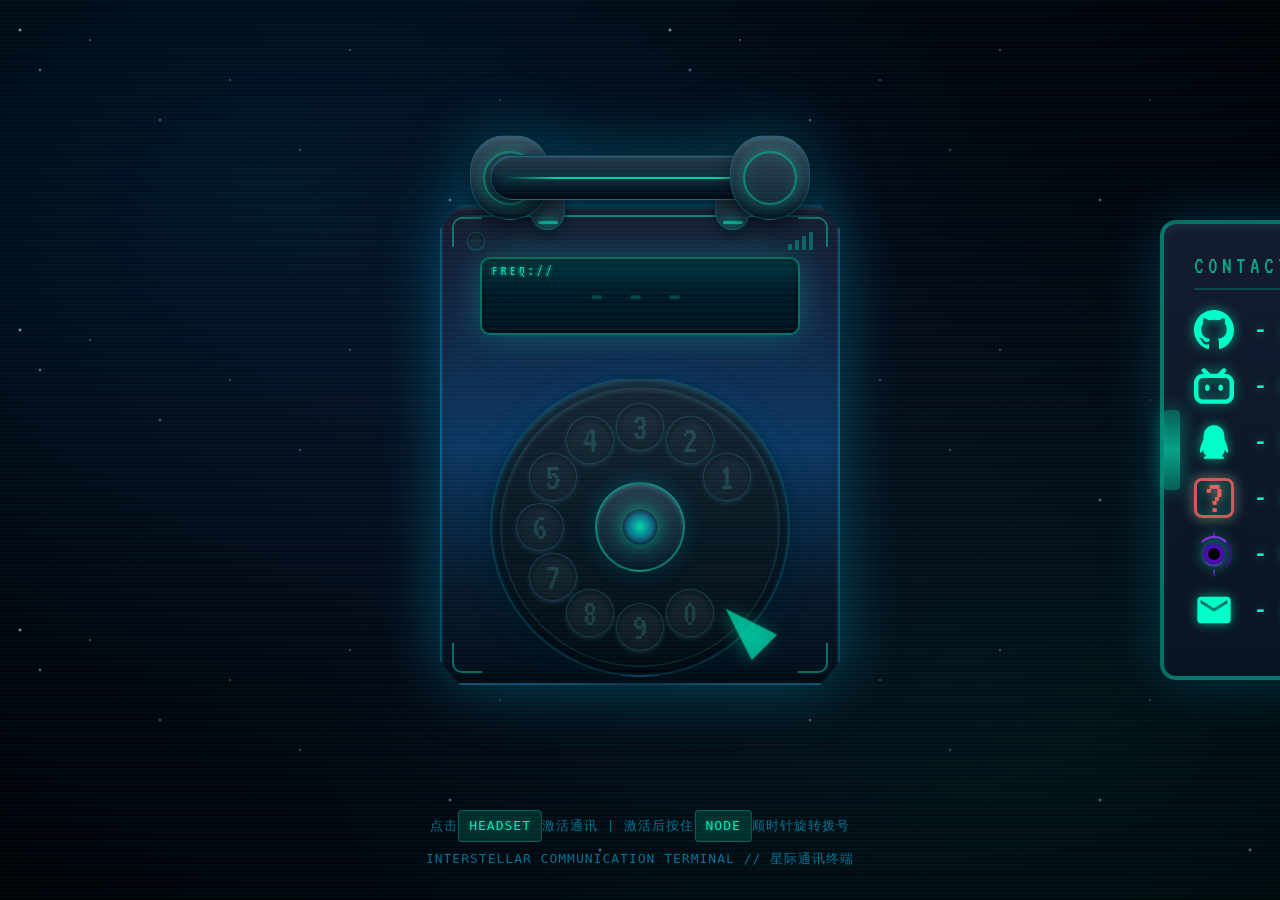
<file: contact call.html>
<!DOCTYPE html>
<html lang="zh-CN">
<head>
    <meta charset="UTF-8">
    <meta name="viewport" content="width=device-width, initial-scale=1.0">
    <title>星际通讯终端 | Interstellar Comm Terminal</title>
    <link href="https://fonts.googleapis.com/css2?family=VT323&display=swap" rel="stylesheet">
    <link rel="stylesheet" href="css/contact-call.css">
</head>
<body>
    <div class="terminal-container">
        <!-- 通讯耳机 -->
        <div class="headset" id="headset">
            <div class="headset-left"></div>
            <div class="headset-band"></div>
            <div class="headset-right"></div>
        </div>
        
        <!-- 耳机支架 -->
        <div class="headset-dock">
            <div class="dock-left"></div>
            <div class="dock-right"></div>
        </div>
        
        <!-- 终端主体 -->
        <div class="terminal-body">
            <!-- 角落装饰 -->
            <div class="corner-decor top-left"></div>
            <div class="corner-decor top-right"></div>
            <div class="corner-decor bottom-left"></div>
            <div class="corner-decor bottom-right"></div>
            
            <!-- 全息显示屏 -->
            <div class="hologram-display">
                <span class="display-label">FREQ://</span>
                <div class="display-text empty" id="display">---</div>
            </div>
            
            <!-- 触控拨号盘 -->
            <div class="dial-interface">
                <!-- 外环底座 -->
                <div class="dial-outer-ring"></div>
                
                <!-- 触控拨号盘 -->
                <div class="touch-plate locked" id="dialPlate">
                    <!-- 触控节点将通过JS生成 -->
                </div>
                
                <!-- 中心控制区 -->
                <div class="center-hub"></div>
                
                <!-- 激活标记 -->
                <div class="activation-marker"></div>
            </div>
            
            <!-- 状态指示器 -->
            <div class="status-indicator" id="statusLight"></div>
            
            <!-- 信号强度 -->
            <div class="signal-bars" id="signalBars">
                <div class="signal-bar"></div>
                <div class="signal-bar"></div>
                <div class="signal-bar"></div>
                <div class="signal-bar"></div>
            </div>
        </div>
    </div>
    
    <!-- 第二条扫描线 -->
    <div class="scanline-second"></div>

    <!-- CRT信号撕裂效果层 -->
    <div class="signal-glitch" id="signalGlitch"></div>
    <div class="noise-overlay" id="noiseOverlay"></div>

    <!-- 赛博便签 - 电话表 -->
    <div class="cyber-note" id="cyberNote">
        <div class="note-handle"></div>
        <div class="cyber-note-header">CONTACT_LIST</div>
        <div class="contact-item">
            <div class="pixel-icon icon-github"></div>
            <span>- 101</span>
        </div>
        <div class="contact-item">
            <div class="pixel-icon icon-bilibili"></div>
            <span>- 031</span>
        </div>
        <div class="contact-item">
            <div class="pixel-icon icon-qq"></div>
            <span>- 995</span>
        </div>
        <div class="contact-item">
            <div class="pixel-icon icon-mystery"></div>
            <span>- 404</span>
        </div>
        <div class="contact-item">
            <div class="pixel-icon icon-blackhole">
                <div class="ring-inner"></div>
                <div class="jets"></div>
            </div>
            <span>- 591</span>
        </div>
        <div class="contact-item">
            <div class="pixel-icon icon-email"></div>
            <span>- 173</span>
        </div>
    </div>

    <!-- 使用说明 -->
    <div class="instructions">
        <p>点击<span class="key">HEADSET</span>激活通讯 | 激活后按住<span class="key">NODE</span>顺时针旋转拨号</p>
        <p>INTERSTELLAR COMMUNICATION TERMINAL // 星际通讯终端</p>
    </div>

    <script src="js/contact-call.js"></script>
</body>
</html>
</file>
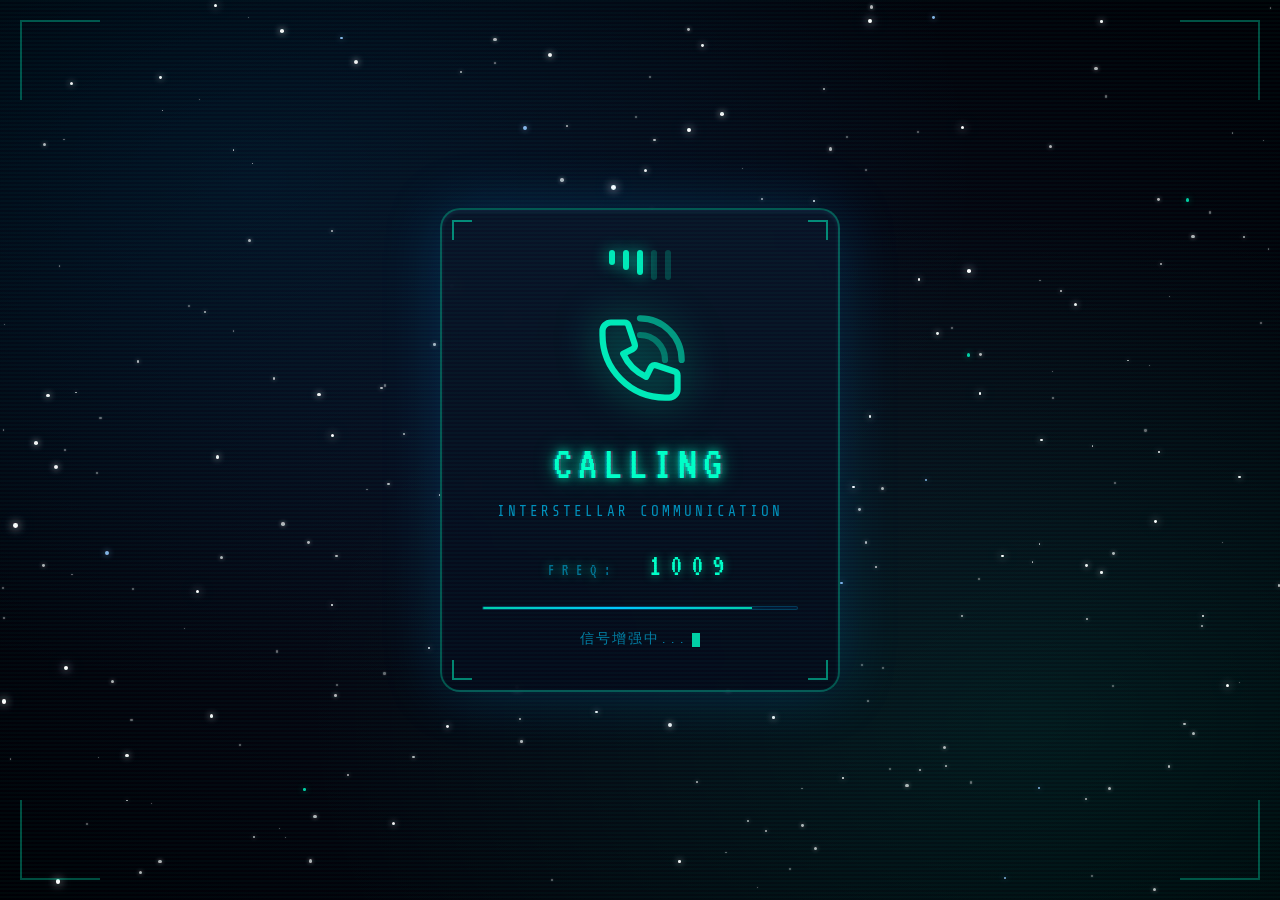
<file: load.html>
<!DOCTYPE html>
<html lang="zh-CN">
<head>
    <meta charset="UTF-8">
    <meta name="viewport" content="width=device-width, initial-scale=1.0">
    <title>正在星际通讯中 | Interstellar Communication</title>
    <link href="https://fonts.googleapis.com/css2?family=Orbitron:wght@400;700;900&family=Share+Tech+Mono&family=VT323&display=swap" rel="stylesheet">
    <link rel="stylesheet" href="css/load.css">
</head>
<body>
    <!-- 深空背景 -->
    <div class="space-bg"></div>

    <!-- 星空 -->
    <div class="stars" id="stars"></div>

    <!-- 扫描线 -->
    <div class="scanlines"></div>

    <!-- 角落装饰 -->
    <div class="corner-decoration corner-tl"></div>
    <div class="corner-decoration corner-tr"></div>
    <div class="corner-decoration corner-bl"></div>
    <div class="corner-decoration corner-br"></div>

    <!-- 主容器 -->
    <div class="comm-container">
        <!-- 通讯终端 -->
        <div class="comm-terminal">
            <!-- 终端角落装饰 -->
            <div class="terminal-corner tl"></div>
            <div class="terminal-corner tr"></div>
            <div class="terminal-corner bl"></div>
            <div class="terminal-corner br"></div>

            <!-- 信号指示器 -->
            <div class="signal-indicator" id="signalIndicator">
                <div class="signal-bar"></div>
                <div class="signal-bar"></div>
                <div class="signal-bar"></div>
                <div class="signal-bar"></div>
                <div class="signal-bar"></div>
            </div>

            <!-- 通讯图标 -->
            <div class="comm-icon">
                <div class="signal-wave"></div>
                <div class="signal-wave"></div>
                <div class="signal-wave"></div>
                <svg viewBox="0 0 24 24" fill="none" stroke="currentColor" stroke-width="1.5">
                    <path stroke-linecap="round" stroke-linejoin="round" d="M3 5a2 2 0 012-2h3.28a1 1 0 01.948.684l1.498 4.493a1 1 0 01-.502 1.21l-2.257 1.13a11.042 11.042 0 005.516 5.516l1.13-2.257a1 1 0 011.21-.502l4.493 1.498a1 1 0 01.684.949V19a2 2 0 01-2 2h-1C9.716 21 3 14.284 3 6V5z"/>
                    <path stroke-linecap="round" stroke-linejoin="round" d="M12 2a10 10 0 0110 10" opacity="0.6"/>
                    <path stroke-linecap="round" stroke-linejoin="round" d="M12 6a6 6 0 016 6" opacity="0.4"/>
                </svg>
            </div>

            <!-- 状态面板 -->
            <div class="status-panel">
                <h1 class="main-title">CALLING</h1>
                <p class="sub-title">INTERSTELLAR COMMUNICATION</p>

                <!-- 频率显示 -->
                <div class="freq-display">
                    <span class="label">FREQ:</span>
                    <span id="freqValue">---</span>
                </div>

                <!-- 进度条 -->
                <div class="progress-container">
                    <div class="progress-bar" id="progressBar"></div>
                </div>

                <!-- 状态信息 -->
                <div class="status-info" id="statusInfo">
                    建立连接...<span class="cursor"></span>
                </div>
            </div>
        </div>
    </div>

    <!-- 连接成功效果 -->
    <div class="connect-success" id="connectSuccess"></div>

    <!-- 画面撕裂效果层 -->
    <div class="glitch-overlay" id="glitchOverlay"></div>

    <script src="js/load.js"></script>
</body>
</html>
</file>
<file: css/contact-call.css>
/* ========== 全局样式 - 深空科幻 ========== */
* {
    margin: 0;
    padding: 0;
    box-sizing: border-box;
}

body {
    min-height: 100vh;
    display: flex;
    justify-content: center;
    align-items: center;
    background: 
        radial-gradient(ellipse at 20% 20%, rgba(0, 150, 255, 0.1) 0%, transparent 50%),
        radial-gradient(ellipse at 80% 80%, rgba(0, 255, 200, 0.05) 0%, transparent 50%),
        radial-gradient(ellipse at 50% 50%, #0a0a1a 0%, #000005 100%);
    font-family: 'Consolas', 'Monaco', monospace;
    overflow: hidden;
}

/* 星空粒子背景 */
body::before {
    content: '';
    position: fixed;
    top: 0;
    left: 0;
    width: 100%;
    height: 100%;
    background-image: 
        radial-gradient(2px 2px at 20px 30px, rgba(255,255,255,0.8), transparent),
        radial-gradient(2px 2px at 40px 70px, rgba(200,220,255,0.6), transparent),
        radial-gradient(1px 1px at 90px 40px, rgba(255,255,255,0.9), transparent),
        radial-gradient(2px 2px at 160px 120px, rgba(180,200,255,0.5), transparent),
        radial-gradient(1px 1px at 230px 80px, rgba(255,255,255,0.7), transparent),
        radial-gradient(2px 2px at 300px 150px, rgba(150,180,255,0.4), transparent),
        radial-gradient(1px 1px at 350px 50px, rgba(255,255,255,0.8), transparent),
        radial-gradient(2px 2px at 450px 200px, rgba(200,220,255,0.6), transparent),
        radial-gradient(1px 1px at 500px 100px, rgba(255,255,255,0.5), transparent),
        radial-gradient(2px 2px at 600px 250px, rgba(180,200,255,0.7), transparent);
    background-size: 650px 300px;
    animation: twinkle 8s ease-in-out infinite;
    pointer-events: none;
}

@keyframes twinkle {
    0%, 100% { opacity: 0.5; }
    50% { opacity: 1; }
}

/* 扫描线效果 */
body::after {
    content: '';
    position: fixed;
    top: 0;
    left: 0;
    width: 100%;
    height: 100%;
    background: repeating-linear-gradient(
        0deg,
        transparent,
        transparent 2px,
        rgba(0, 255, 200, 0.03) 2px,
        rgba(0, 255, 200, 0.03) 4px
    );
    pointer-events: none;
    animation: scanline 10s linear infinite;
}

/* 第二条扫描线 */
.scanline-second {
    position: fixed;
    top: 0;
    left: 0;
    width: 100%;
    height: 100%;
    background: repeating-linear-gradient(
        0deg,
        transparent,
        transparent 3px,
        rgba(0, 200, 255, 0.02) 3px,
        rgba(0, 200, 255, 0.02) 6px
    );
    pointer-events: none;
    animation: scanline 15s linear infinite;
    animation-delay: -5s;
}

@keyframes scanline {
    0% { transform: translateY(-100%); }
    100% { transform: translateY(100vh); }
}

/* CRT信号撕裂效果 */
.signal-glitch {
    position: fixed;
    top: 0;
    left: 0;
    width: 100%;
    height: 100%;
    pointer-events: none;
    z-index: 100;
    opacity: 0;
}

.signal-glitch.active {
    animation: glitchTear 0.15s ease-out;
}

@keyframes glitchTear {
    0% {
        opacity: 0;
        transform: translateX(0);
    }
    10% {
        opacity: 1;
        transform: translateX(-8px);
    }
    20% {
        transform: translateX(6px);
    }
    30% {
        transform: translateX(-10px);
    }
    40% {
        transform: translateX(12px);
    }
    50% {
        transform: translateX(-6px);
    }
    60% {
        transform: translateX(8px);
    }
    70% {
        transform: translateX(-4px);
    }
    80% {
        transform: translateX(6px);
        opacity: 0.8;
    }
    90% {
        transform: translateX(-2px);
    }
    100% {
        opacity: 0;
        transform: translateX(0);
    }
}

/* 动态撕裂条纹 - 通过JS随机设置位置 */
.glitch-stripe {
    position: absolute;
    left: 0;
    right: 0;
    height: 3px;
    opacity: 0;
}

.glitch-stripe.active {
    animation: stripeFlash 0.1s ease-out;
}

@keyframes stripeFlash {
    0%, 100% { opacity: 0; }
    50% { opacity: 1; }
}

/* 左右抖动效果 - 应用于终端容器 */
.terminal-container.shaking {
    animation: horizontalShake 0.1s ease-in-out;
}

@keyframes horizontalShake {
    0%, 100% { transform: translateX(0); }
    10% { transform: translateX(-3px); }
    20% { transform: translateX(3px); }
    30% { transform: translateX(-3px); }
    40% { transform: translateX(3px); }
    50% { transform: translateX(-2px); }
    60% { transform: translateX(2px); }
    70% { transform: translateX(-1px); }
    80% { transform: translateX(1px); }
    90% { transform: translateX(-1px); }
}

/* 随机噪点效果 */
.noise-overlay {
    position: fixed;
    top: 0;
    left: 0;
    width: 100%;
    height: 100%;
    pointer-events: none;
    z-index: 99;
    opacity: 0;
    background-image: url("data:image/svg+xml,%3Csvg viewBox='0 0 200 200' xmlns='http://www.w3.org/2000/svg'%3E%3Cfilter id='noiseFilter'%3E%3CfeTurbulence type='fractalNoise' baseFrequency='0.9' numOctaves='4' stitchTiles='stitch'/%3E%3C/filter%3E%3Crect width='100%25' height='100%25' filter='url(%23noiseFilter)'/%3E%3C/svg%3E");
}

.noise-overlay.active {
    animation: noiseFlash 0.1s ease-out;
}

@keyframes noiseFlash {
    0% { opacity: 0; }
    50% { opacity: 0.15; }
    100% { opacity: 0; }
}

/* ========== 通讯终端容器 ========== */
.terminal-container {
    position: relative;
    width: 420px;
    height: 640px;
    display: flex;
    flex-direction: column;
    align-items: center;
    filter: drop-shadow(0 0 30px rgba(0, 200, 255, 0.3));
}

/* ========== 通讯耳机 - 科幻头戴设备 ========== */
.headset {
    position: relative;
    width: 340px;
    height: 90px;
    z-index: 10;
    cursor: pointer;
    transition: all 0.4s cubic-bezier(0.25, 0.46, 0.45, 0.94);
}

.headset.active {
    transform: translateY(-50px) rotate(-3deg);
    filter: drop-shadow(0 0 20px rgba(0, 255, 200, 0.5));
}

/* 耳机主体 - 流线型设计 */
.headset-band {
    position: absolute;
    top: 25px;
    left: 50%;
    transform: translateX(-50%);
    width: 300px;
    height: 45px;
    background: linear-gradient(180deg, 
        #2a3a4a 0%, 
        #1a2a3a 30%,
        #0a1a2a 60%,
        #050a15 100%
    );
    border-radius: 25px;
    box-shadow: 
        0 4px 15px rgba(0,0,0,0.6),
        inset 0 1px 2px rgba(100,200,255,0.3),
        inset 0 -2px 4px rgba(0,0,0,0.5);
    border: 1px solid rgba(0, 200, 255, 0.3);
}

/* 耳机发光条 */
.headset-band::before {
    content: '';
    position: absolute;
    top: 50%;
    left: 10px;
    right: 10px;
    height: 2px;
    background: linear-gradient(90deg, 
        transparent 0%, 
        rgba(0, 255, 200, 0.8) 20%,
        rgba(0, 255, 200, 0.8) 80%,
        transparent 100%
    );
    transform: translateY(-50%);
    box-shadow: 0 0 10px rgba(0, 255, 200, 0.5);
}

/* 耳机两端 - 耳罩 */
.headset-left,
.headset-right {
    position: absolute;
    top: 5px;
    width: 80px;
    height: 85px;
    background: linear-gradient(180deg,
        #3a4a5a 0%,
        #2a3a4a 30%,
        #1a2a3a 70%,
        #0a1520 100%
    );
    border-radius: 40px 40px 45px 45px;
    box-shadow: 
        0 6px 20px rgba(0,0,0,0.6),
        inset 0 2px 4px rgba(100,200,255,0.2),
        inset 0 -2px 4px rgba(0,0,0,0.4);
    border: 1px solid rgba(0, 200, 255, 0.2);
}

.headset-left {
    left: 0;
}

.headset-right {
    right: 0;
}

/* 耳罩发光环 */
.headset-left::after,
.headset-right::after {
    content: '';
    position: absolute;
    top: 50%;
    left: 50%;
    transform: translate(-50%, -50%);
    width: 50px;
    height: 50px;
    border: 2px solid rgba(0, 255, 200, 0.4);
    border-radius: 50%;
    box-shadow: 
        0 0 15px rgba(0, 255, 200, 0.3),
        inset 0 0 15px rgba(0, 255, 200, 0.1);
}

/* 耳机支架 - 磁悬浮底座 */
.headset-dock {
    position: absolute;
    top: 55px;
    left: 50%;
    transform: translateX(-50%);
    width: 220px;
    height: 35px;
    z-index: 5;
}

.dock-left,
.dock-right {
    position: absolute;
    top: 0;
    width: 35px;
    height: 45px;
    background: linear-gradient(180deg, #2a3a4a 0%, #1a2a3a 100%);
    border-radius: 0 0 18px 18px;
    box-shadow: 
        0 4px 10px rgba(0,0,0,0.5),
        inset 0 1px 2px rgba(0, 200, 255, 0.2);
    border: 1px solid rgba(0, 200, 255, 0.2);
}

.dock-left {
    left: 0;
}

.dock-right {
    right: 0;
}

/* 底座发光 */
.dock-left::before,
.dock-right::before {
    content: '';
    position: absolute;
    bottom: 5px;
    left: 50%;
    transform: translateX(-50%);
    width: 20px;
    height: 3px;
    background: rgba(0, 255, 200, 0.6);
    border-radius: 2px;
    box-shadow: 0 0 10px rgba(0, 255, 200, 0.8);
}

/* ========== 终端主体 - 六边形科幻设计 ========== */
.terminal-body {
    position: relative;
    width: 400px;
    height: 480px;
    background: linear-gradient(180deg,
        #1a1a2e 0%,
        #16213e 20%,
        #0f3460 50%,
        #0a1628 80%,
        #050a15 100%
    );
    border-radius: 20px;
    box-shadow: 
        0 0 40px rgba(0, 150, 255, 0.3),
        0 20px 60px rgba(0,0,0,0.8),
        inset 0 2px 4px rgba(100,200,255,0.2),
        inset 0 -4px 8px rgba(0,0,0,0.4);
    border: 2px solid rgba(0, 200, 255, 0.3);
    display: flex;
    flex-direction: column;
    align-items: center;
    padding-top: 50px;
    margin-top: -15px;
    clip-path: polygon(5% 0%, 95% 0%, 100% 5%, 100% 95%, 95% 100%, 5% 100%, 0% 95%, 0% 5%);
}

/* 机身装饰线 */
.terminal-body::before {
    content: '';
    position: absolute;
    top: 8px;
    left: 15px;
    right: 15px;
    height: 2px;
    background: linear-gradient(90deg,
        transparent 0%,
        rgba(0, 255, 200, 0.5) 20%,
        rgba(0, 255, 200, 0.5) 80%,
        transparent 100%
    );
}

/* 角落装饰 */
.corner-decor {
    position: absolute;
    width: 30px;
    height: 30px;
    border: 2px solid rgba(0, 255, 200, 0.4);
}

.corner-decor.top-left {
    top: 10px;
    left: 10px;
    border-right: none;
    border-bottom: none;
    border-radius: 10px 0 0 0;
}

.corner-decor.top-right {
    top: 10px;
    right: 10px;
    border-left: none;
    border-bottom: none;
    border-radius: 0 10px 0 0;
}

.corner-decor.bottom-left {
    bottom: 10px;
    left: 10px;
    border-right: none;
    border-top: none;
    border-radius: 0 0 0 10px;
}

.corner-decor.bottom-right {
    bottom: 10px;
    right: 10px;
    border-left: none;
    border-top: none;
    border-radius: 0 0 10px 0;
}

/* ========== 全息显示屏 ========== */
.hologram-display {
    position: relative;
    width: 320px;
    height: 80px;
    background: linear-gradient(180deg, 
        rgba(0, 20, 40, 0.9) 0%, 
        rgba(0, 10, 20, 0.95) 100%
    );
    border-radius: 10px;
    border: 2px solid rgba(0, 255, 200, 0.4);
    box-shadow: 
        0 0 30px rgba(0, 255, 200, 0.2),
        inset 0 2px 8px rgba(0,0,0,0.8),
        0 0 60px rgba(0, 200, 255, 0.1);
    display: flex;
    align-items: center;
    justify-content: center;
    padding: 0 15px;
    margin-bottom: 35px;
    overflow: hidden;
}

/* 全息投影效果 */
.hologram-display::before {
    content: '';
    position: absolute;
    top: 0;
    left: 0;
    right: 0;
    height: 50%;
    background: linear-gradient(180deg,
        rgba(0, 255, 200, 0.1) 0%,
        transparent 100%
    );
    pointer-events: none;
}

/* 显示屏扫描线 */
.hologram-display::after {
    content: '';
    position: absolute;
    top: 0;
    left: 0;
    right: 0;
    bottom: 0;
    background: repeating-linear-gradient(
        0deg,
        transparent,
        transparent 3px,
        rgba(0, 255, 200, 0.05) 3px,
        rgba(0, 255, 200, 0.05) 6px
    );
    pointer-events: none;
}

.display-text {
    font-family: 'VT323', 'Courier New', monospace;
    font-size: 48px;
    font-weight: normal;
    color: #00ffc8;
    text-shadow: 
        0 0 5px #00ffc8,
        0 0 10px #00ffc8,
        0 0 20px rgba(0, 255, 200, 0.8),
        0 0 40px rgba(0, 255, 200, 0.4),
        2px 0 0 rgba(255, 0, 0, 0.3),
        -2px 0 0 rgba(0, 255, 255, 0.3);
    letter-spacing: 20px;
    min-width: 180px;
    text-align: center;
    padding-left: 10px;
    z-index: 1;
    position: relative;
}

/* CRT显像管文字效果 */
.display-text::before {
    content: '';
    position: absolute;
    top: 0;
    left: 0;
    right: 0;
    bottom: 0;
    background: repeating-linear-gradient(
        0deg,
        transparent,
        transparent 2px,
        rgba(0, 0, 0, 0.3) 2px,
        rgba(0, 0, 0, 0.3) 4px
    );
    pointer-events: none;
    z-index: 2;
}

/* 字符发光重影效果 */
.display-text::after {
    content: attr(data-text);
    position: absolute;
    top: 2px;
    left: 50%;
    transform: translateX(calc(-50% + 10px));
    color: rgba(0, 255, 200, 0.3);
    z-index: -1;
    filter: blur(1px);
    letter-spacing: 20px;
    padding-left: 10px;
}

.display-text.empty {
    color: rgba(0, 255, 200, 0.2);
    text-shadow: none;
}

.display-text.empty::before,
.display-text.empty::after {
    display: none;
}

/* 拨号中状态 */
.display-text.calling {
    animation: callingPulse 0.5s ease-in-out infinite;
    color: #00ffc8;
    text-shadow: 
        0 0 10px rgba(0, 255, 200, 1),
        0 0 20px rgba(0, 255, 200, 0.8);
}

@keyframes callingPulse {
    0%, 100% { opacity: 1; }
    50% { opacity: 0.5; }
}

/* 显示标签 - 七段数码管风格 */
.display-label {
    position: absolute;
    top: 5px;
    left: 10px;
    font-family: 'VT323', monospace;
    font-size: 14px;
    color: rgba(0, 255, 200, 0.8);
    text-transform: uppercase;
    letter-spacing: 3px;
    text-shadow: 
        0 0 5px rgba(0, 255, 200, 0.5),
        2px 0 0 rgba(255, 0, 0, 0.2),
        -2px 0 0 rgba(0, 255, 255, 0.2);
}

/* ========== 触控拨号盘 ========== */
.dial-interface {
    position: relative;
    width: 320px;
    height: 320px;
    display: flex;
    justify-content: center;
    align-items: center;
}

/* 外环底座 */
.dial-outer-ring {
    position: absolute;
    width: 300px;
    height: 300px;
    background: linear-gradient(180deg,
        #1a2a3a 0%,
        #0a1a2a 50%,
        #050a15 100%
    );
    border-radius: 50%;
    box-shadow: 
        0 8px 25px rgba(0,0,0,0.6),
        inset 0 2px 4px rgba(100,200,255,0.2),
        inset 0 -4px 8px rgba(0,0,0,0.4),
        0 0 30px rgba(0, 150, 255, 0.2);
    border: 2px solid rgba(0, 200, 255, 0.2);
}

/* 外环发光 */
.dial-outer-ring::before {
    content: '';
    position: absolute;
    top: -2px;
    left: -2px;
    right: -2px;
    bottom: -2px;
    border-radius: 50%;
    background: conic-gradient(
        from 0deg,
        transparent 0deg,
        rgba(0, 255, 200, 0.3) 60deg,
        transparent 120deg,
        transparent 240deg,
        rgba(0, 200, 255, 0.3) 300deg,
        transparent 360deg
    );
    z-index: -1;
    animation: ringPulse 4s linear infinite;
}

@keyframes ringPulse {
    0% { transform: rotate(0deg); }
    100% { transform: rotate(360deg); }
}

/* 触控拨号盘 */
.touch-plate {
    position: absolute;
    width: 280px;
    height: 280px;
    background: linear-gradient(180deg,
        rgba(20, 30, 50, 0.9) 0%,
        rgba(10, 20, 35, 0.95) 50%,
        rgba(5, 10, 20, 0.9) 100%
    );
    border-radius: 50%;
    box-shadow: 
        0 6px 20px rgba(0,0,0,0.5),
        inset 0 2px 4px rgba(100,200,255,0.3),
        inset 0 -2px 4px rgba(0,0,0,0.3);
    cursor: grab;
    transform-origin: center center;
    transition: none;
    border: 1px solid rgba(0, 200, 255, 0.3);
}

.touch-plate.dragging {
    cursor: grabbing;
}

.touch-plate.locked {
    cursor: not-allowed;
    opacity: 0.6;
    filter: grayscale(0.5);
    transition: all 0.8s cubic-bezier(0.4, 0, 0.2, 1);
}

.touch-plate:not(.locked) {
    animation: plateActivate 1.2s ease-out forwards;
}

@keyframes plateActivate {
    0% {
        box-shadow: 
            0 6px 20px rgba(0,0,0,0.5),
            inset 0 2px 4px rgba(100,200,255,0.1),
            inset 0 -2px 4px rgba(0,0,0,0.3);
        border-color: rgba(0, 200, 255, 0.1);
    }
    30% {
        box-shadow: 
            0 6px 20px rgba(0,0,0,0.5),
            inset 0 2px 4px rgba(100,200,255,0.2),
            inset 0 -2px 4px rgba(0,0,0,0.3),
            0 0 10px rgba(0, 255, 200, 0.2);
    }
    60% {
        box-shadow: 
            0 6px 20px rgba(0,0,0,0.5),
            inset 0 2px 4px rgba(100,200,255,0.3),
            inset 0 -2px 4px rgba(0,0,0,0.3),
            0 0 25px rgba(0, 255, 200, 0.4);
        border-color: rgba(0, 255, 200, 0.4);
    }
    100% {
        box-shadow: 
            0 6px 20px rgba(0,0,0,0.5),
            inset 0 2px 4px rgba(100,200,255,0.3),
            inset 0 -2px 4px rgba(0,0,0,0.3);
        border-color: rgba(0, 200, 255, 0.3);
    }
}

/* 触控盘网格纹理 */
.touch-plate::before {
    content: '';
    position: absolute;
    top: 10px;
    left: 10px;
    right: 10px;
    bottom: 10px;
    border-radius: 50%;
    background-image: 
        linear-gradient(0deg, transparent 24%, rgba(0, 255, 200, 0.05) 25%, rgba(0, 255, 200, 0.05) 26%, transparent 27%, transparent 74%, rgba(0, 255, 200, 0.05) 75%, rgba(0, 255, 200, 0.05) 76%, transparent 77%, transparent),
        linear-gradient(90deg, transparent 24%, rgba(0, 255, 200, 0.05) 25%, rgba(0, 255, 200, 0.05) 26%, transparent 27%, transparent 74%, rgba(0, 255, 200, 0.05) 75%, rgba(0, 255, 200, 0.05) 76%, transparent 77%, transparent);
    background-size: 20px 20px;
}

/* 中心控制区 */
.center-hub {
    position: absolute;
    top: 50%;
    left: 50%;
    transform: translate(-50%, -50%);
    width: 90px;
    height: 90px;
    background: linear-gradient(180deg,
        #2a3a4a 0%,
        #1a2a3a 50%,
        #0a1a2a 100%
    );
    border-radius: 50%;
    box-shadow: 
        0 4px 15px rgba(0,0,0,0.5),
        inset 0 2px 4px rgba(100,200,255,0.3),
        inset 0 -2px 4px rgba(0,0,0,0.3),
        0 0 20px rgba(0, 200, 255, 0.3);
    z-index: 10;
    border: 2px solid rgba(0, 255, 200, 0.4);
}

/* 中心发光 */
.center-hub::after {
    content: '';
    position: absolute;
    top: 50%;
    left: 50%;
    transform: translate(-50%, -50%);
    width: 35px;
    height: 35px;
    background: radial-gradient(circle, 
        rgba(0, 255, 200, 0.8) 0%, 
        rgba(0, 200, 255, 0.4) 50%,
        transparent 70%
    );
    border-radius: 50%;
    box-shadow: 0 0 20px rgba(0, 255, 200, 0.6);
    animation: hubPulse 2s ease-in-out infinite;
}

@keyframes hubPulse {
    0%, 100% { opacity: 0.6; transform: translate(-50%, -50%) scale(1); }
    50% { opacity: 1; transform: translate(-50%, -50%) scale(1.1); }
}

/* 触控节点 */
.touch-node {
    position: absolute;
    width: 48px;
    height: 48px;
    background: linear-gradient(180deg,
        rgba(30, 50, 70, 0.9) 0%,
        rgba(20, 35, 50, 0.95) 100%
    );
    border-radius: 50%;
    box-shadow: 
        inset 0 3px 6px rgba(0,0,0,0.6),
        0 2px 4px rgba(0, 200, 255, 0.3);
    display: flex;
    justify-content: center;
    align-items: center;
    cursor: pointer;
    border: 1px solid rgba(0, 200, 255, 0.3);
    transition: all 0.2s ease;
}

.touch-node {
    transition: all 0.5s cubic-bezier(0.4, 0, 0.2, 1);
}

.touch-node:hover {
    box-shadow: 
        inset 0 3px 6px rgba(0,0,0,0.6),
        0 0 20px rgba(0, 255, 200, 0.6);
    border-color: rgba(0, 255, 200, 0.8);
    transform: scale(1.05);
}

.touch-node::before {
    content: attr(data-number);
    font-family: 'VT323', 'Courier New', monospace;
    font-size: 40px;
    font-weight: normal;
    color: rgba(0, 255, 200, 0.3);
    text-shadow: none;
    transition: all 0.6s cubic-bezier(0.4, 0, 0.2, 1);
    -webkit-font-smoothing: none;
    -moz-osx-font-smoothing: unset;
}

/* 拨号盘激活后数字亮起 - 带随机故障闪烁 */
.touch-plate:not(.locked) .touch-node::before {
    animation: numberFlash 0.6s ease-out forwards;
    animation-delay: calc(var(--node-index, 0) * 0.08s);
}

/* 故障闪烁效果 */
.touch-plate:not(.locked) .touch-node.glitchy::before {
    animation: numberFlashGlitch 0.8s ease-out forwards;
    animation-delay: calc(var(--node-index, 0) * 0.08s);
}

@keyframes numberFlash {
    0% {
        color: rgba(0, 255, 200, 0.2);
        text-shadow: none;
    }
    30% {
        /* 直接亮起 */
        color: #00ffc8;
        text-shadow: 
            0 0 10px rgba(0, 255, 200, 1),
            0 0 20px rgba(0, 255, 200, 0.8),
            0 0 30px rgba(0, 255, 200, 0.6);
    }
    50% {
        /* 闪一下更亮 */
        color: #ffffff;
        text-shadow: 
            0 0 15px rgba(0, 255, 200, 1),
            0 0 30px rgba(0, 255, 200, 1),
            0 0 50px rgba(0, 255, 200, 0.8);
    }
    100% {
        /* 稳定亮度 */
        color: #00ffc8;
        text-shadow: 
            0 0 8px rgba(0, 255, 200, 1),
            0 0 15px rgba(0, 255, 200, 0.9),
            0 0 25px rgba(0, 255, 200, 0.6);
    }
}

@keyframes numberFlashGlitch {
    0% {
        color: rgba(0, 255, 200, 0.2);
        text-shadow: none;
    }
    10% {
        /* 尝试亮起 */
        color: #00ffc8;
        text-shadow: 0 0 10px rgba(0, 255, 200, 0.8);
    }
    15% {
        /* 故障熄灭 */
        color: rgba(0, 255, 200, 0.1);
        text-shadow: none;
    }
    20% {
        /* 微弱闪烁 */
        color: rgba(0, 255, 200, 0.2);
        text-shadow: 0 0 3px rgba(0, 255, 200, 0.2);
    }
    25% {
        /* 再次尝试 */
        color: rgba(0, 255, 200, 0.3);
        text-shadow: 0 0 5px rgba(0, 255, 200, 0.3);
    }
    30% {
        /* 又灭了 */
        color: rgba(0, 255, 200, 0.05);
        text-shadow: none;
    }
    40% {
        /* 接触不良闪烁 */
        color: rgba(0, 255, 200, 0.5);
        text-shadow: 0 0 8px rgba(0, 255, 200, 0.5);
    }
    45% {
        /* 又暗了 */
        color: rgba(0, 255, 200, 0.1);
        text-shadow: none;
    }
    50% {
        /* 亮度变化 */
        color: rgba(0, 255, 200, 0.4);
        text-shadow: 0 0 5px rgba(0, 255, 200, 0.4);
    }
    55% {
        /* 再次尝试亮起 */
        color: rgba(0, 200, 255, 0.7);
        text-shadow: 0 0 10px rgba(0, 200, 255, 0.6);
    }
    60% {
        /* 闪一下 */
        color: #00ffc8;
        text-shadow: 
            0 0 15px rgba(0, 255, 200, 0.9),
            0 0 25px rgba(0, 255, 200, 0.7);
    }
    65% {
        /* 又暗了 */
        color: rgba(0, 255, 200, 0.2);
        text-shadow: none;
    }
    70% {
        /* 最后一次尝试 */
        color: rgba(0, 255, 200, 0.6);
        text-shadow: 0 0 10px rgba(0, 255, 200, 0.6);
    }
    75% {
        /* 终于稳定亮起 */
        color: #ffffff;
        text-shadow: 
            0 0 15px rgba(0, 255, 200, 1),
            0 0 30px rgba(0, 255, 200, 1),
            0 0 50px rgba(0, 255, 200, 0.8);
    }
    100% {
        /* 稳定亮度 */
        color: #00ffc8;
        text-shadow: 
            0 0 8px rgba(0, 255, 200, 1),
            0 0 15px rgba(0, 255, 200, 0.9),
            0 0 25px rgba(0, 255, 200, 0.6);
    }
}

/* 激活标记 - 箭头 */
.activation-marker {
    position: absolute;
    bottom: 20px;
    right: 20px;
    width: 70px;
    height: 70px;
    z-index: 20;
}

.activation-marker::before {
    content: '';
    position: absolute;
    top: 50%;
    left: 50%;
    width: 0;
    height: 0;
    border-style: solid;
    border-width: 18px 55px 18px 0;
    border-color: transparent rgba(0, 255, 200, 0.6) transparent transparent;
    transform: translate(-50%, -50%) rotate(45deg);
    transform-origin: center center;
    filter: drop-shadow(-2px 2px 8px rgba(0, 255, 200, 0.5));
}

/* 状态指示器 */
.status-indicator {
    position: absolute;
    top: 25px;
    left: 25px;
    width: 18px;
    height: 18px;
    border-radius: 50%;
    background: #1a2a3a;
    box-shadow: 
        inset 0 2px 4px rgba(0,0,0,0.6),
        0 1px 2px rgba(0, 200, 255, 0.2);
    transition: all 0.3s ease;
    z-index: 25;
    border: 1px solid rgba(0, 200, 255, 0.2);
}

.status-indicator.active {
    background: #00ffc8;
    box-shadow:
        0 0 10px #00ffc8,
        0 0 20px rgba(0, 255, 200, 0.6),
        0 0 30px rgba(0, 255, 200, 0.3),
        inset 0 1px 2px rgba(255,255,255,0.5);
    animation: statusFlicker 2s ease-out forwards,
               statusUnstable 4s ease-in-out infinite 2s;
}

@keyframes statusFlicker {
    0% { 
        opacity: 0;
        background: #1a2a3a;
        box-shadow: none;
    }
    10% { 
        opacity: 1;
        background: #00ffc8;
        box-shadow:
            0 0 10px #00ffc8,
            0 0 20px rgba(0, 255, 200, 0.6);
    }
    15% { 
        opacity: 0.3;
        background: #1a2a3a;
        box-shadow: none;
    }
    20% { 
        opacity: 1;
        background: #00ffc8;
        box-shadow:
            0 0 10px #00ffc8,
            0 0 20px rgba(0, 255, 200, 0.6);
    }
    25% { 
        opacity: 0.2;
    }
    30% { 
        opacity: 0.8;
    }
    35% { 
        opacity: 0.1;
    }
    40% { 
        opacity: 1;
    }
    45% { 
        opacity: 0.4;
    }
    50% { 
        opacity: 0.9;
    }
    55% { 
        opacity: 0.3;
    }
    60% { 
        opacity: 1;
        background: #00ffc8;
        box-shadow:
            0 0 10px #00ffc8,
            0 0 20px rgba(0, 255, 200, 0.6),
            0 0 30px rgba(0, 255, 200, 0.3),
            inset 0 1px 2px rgba(255,255,255,0.5);
    }
    100% { 
        opacity: 1;
        background: #00ffc8;
        box-shadow:
            0 0 10px #00ffc8,
            0 0 20px rgba(0, 255, 200, 0.6),
            0 0 30px rgba(0, 255, 200, 0.3),
            inset 0 1px 2px rgba(255,255,255,0.5);
    }
}

@keyframes statusUnstable {
    0%, 100% { 
        opacity: 1;
        background: #00ffc8;
        box-shadow:
            0 0 10px #00ffc8,
            0 0 20px rgba(0, 255, 200, 0.6),
            0 0 30px rgba(0, 255, 200, 0.3),
            inset 0 1px 2px rgba(255,255,255,0.5);
    }
    9% { 
        opacity: 1;
    }
    10% { 
        opacity: 0.3;
    }
    14% { 
        opacity: 0.3;
    }
    15% { 
        opacity: 1;
    }
    24% { 
        opacity: 1;
    }
    25% { 
        opacity: 0.2;
    }
    29% { 
        opacity: 0.2;
    }
    30% { 
        opacity: 0.9;
    }
    44% { 
        opacity: 0.9;
    }
    45% { 
        opacity: 0;
        background: #1a2a3a;
        box-shadow: none;
    }
    49% { 
        opacity: 0;
        background: #1a2a3a;
        box-shadow: none;
    }
    50% { 
        opacity: 1;
        background: #00ffc8;
        box-shadow:
            0 0 10px #00ffc8,
            0 0 20px rgba(0, 255, 200, 0.6),
            0 0 30px rgba(0, 255, 200, 0.3),
            inset 0 1px 2px rgba(255,255,255,0.5);
    }
    69% { 
        opacity: 1;
    }
    70% { 
        opacity: 0;
        background: #1a2a3a;
        box-shadow: none;
    }
    84% { 
        opacity: 0;
        background: #1a2a3a;
        box-shadow: none;
    }
    85% { 
        opacity: 1;
        background: #00ffc8;
        box-shadow:
            0 0 10px #00ffc8,
            0 0 20px rgba(0, 255, 200, 0.6),
            0 0 30px rgba(0, 255, 200, 0.3),
            inset 0 1px 2px rgba(255,255,255,0.5);
    }
    94% { 
        opacity: 1;
    }
    95% { 
        opacity: 0.4;
    }
    99% { 
        opacity: 0.4;
    }
}

/* 信号强度指示 */
.signal-bars {
    position: absolute;
    top: 25px;
    right: 25px;
    display: flex;
    align-items: flex-end;
    gap: 3px;
    z-index: 25;
}

.signal-bar {
    width: 4px;
    background: rgba(0, 255, 200, 0.3);
    border-radius: 1px;
    transition: all 0.3s ease;
}

.signal-bar:nth-child(1) { height: 6px; }
.signal-bar:nth-child(2) { height: 10px; }
.signal-bar:nth-child(3) { height: 14px; }
.signal-bar:nth-child(4) { height: 18px; }

.signal-bar.active {
    background: rgba(0, 255, 200, 0.9);
    box-shadow: 0 0 5px rgba(0, 255, 200, 0.8);
}

/* ========== 赛博便签 ========== */
.cyber-note {
    position: fixed;
    right: -240px;
    top: 50%;
    transform: translateY(-50%);
    width: 360px;
    background: linear-gradient(180deg,
        rgba(20, 30, 50, 0.95) 0%,
        rgba(10, 20, 35, 0.98) 100%
    );
    border: 4px solid rgba(0, 255, 200, 0.4);
    border-radius: 16px;
    padding: 30px;
    box-shadow: 
        0 0 60px rgba(0, 200, 255, 0.2),
        inset 0 4px 8px rgba(100,200,255,0.1);
    cursor: grab;
    z-index: 50;
    transition: right 0.3s ease;
}

.cyber-note:hover {
    right: 0;
}

.cyber-note.dragging {
    cursor: grabbing;
    transition: none;
}

.cyber-note-header {
    font-family: 'VT323', monospace;
    font-size: 24px;
    color: rgba(0, 255, 200, 0.6);
    text-transform: uppercase;
    letter-spacing: 4px;
    margin-bottom: 20px;
    border-bottom: 2px solid rgba(0, 255, 200, 0.2);
    padding-bottom: 10px;
}

.contact-item {
    display: flex;
    align-items: center;
    gap: 20px;
    margin: 16px 0;
    font-family: 'VT323', monospace;
    font-size: 32px;
    color: #00ffc8;
    text-shadow: 0 0 10px rgba(0, 255, 200, 0.5);
}

.pixel-icon {
    width: 40px;
    height: 40px;
    image-rendering: pixelated;
    filter: drop-shadow(0 0 6px rgba(0, 255, 200, 0.6));
}

/* GitHub Logo 图标 - 带接触不良闪烁 */
.icon-github {
    background: transparent;
    position: relative;
    animation: iconGlitch 3s ease-in-out infinite;
}

.icon-github::before {
    content: '';
    position: absolute;
    top: 50%;
    left: 50%;
    transform: translate(-50%, -50%);
    width: 100%;
    height: 100%;
    background: #00ffc8;
    mask-image: url("data:image/svg+xml,%3Csvg xmlns='http://www.w3.org/2000/svg' viewBox='0 0 24 24'%3E%3Cpath d='M12 0c-6.626 0-12 5.373-12 12 0 5.302 3.438 9.8 8.207 11.387.599.111.793-.261.793-.577v-2.234c-3.338.726-4.033-1.416-4.033-1.416-.546-1.387-1.333-1.756-1.333-1.756-1.089-.745.083-.729.083-.729 1.205.084 1.839 1.237 1.839 1.237 1.07 1.834 2.807 1.304 3.492.997.107-.775.418-1.305.762-1.604-2.665-.305-5.467-1.334-5.467-5.931 0-1.311.469-2.381 1.236-3.221-.124-.303-.535-1.524.117-3.176 0 0 1.008-.322 3.301 1.23.957-.266 1.983-.399 3.003-.404 1.02.005 2.047.138 3.006.404 2.291-1.552 3.297-1.23 3.297-1.23.653 1.653.242 2.874.118 3.176.77.84 1.235 1.911 1.235 3.221 0 4.609-2.807 5.624-5.479 5.921.43.372.823 1.102.823 2.222v3.293c0 .319.192.694.801.576 4.765-1.589 8.199-6.086 8.199-11.386 0-6.627-5.373-12-12-12z'/%3E%3C/svg%3E");
    mask-size: contain;
    mask-repeat: no-repeat;
    mask-position: center;
    -webkit-mask-image: url("data:image/svg+xml,%3Csvg xmlns='http://www.w3.org/2000/svg' viewBox='0 0 24 24'%3E%3Cpath d='M12 0c-6.626 0-12 5.373-12 12 0 5.302 3.438 9.8 8.207 11.387.599.111.793-.261.793-.577v-2.234c-3.338.726-4.033-1.416-4.033-1.416-.546-1.387-1.333-1.756-1.333-1.756-1.089-.745.083-.729.083-.729 1.205.084 1.839 1.237 1.839 1.237 1.07 1.834 2.807 1.304 3.492.997.107-.775.418-1.305.762-1.604-2.665-.305-5.467-1.334-5.467-5.931 0-1.311.469-2.381 1.236-3.221-.124-.303-.535-1.524.117-3.176 0 0 1.008-.322 3.301 1.23.957-.266 1.983-.399 3.003-.404 1.02.005 2.047.138 3.006.404 2.291-1.552 3.297-1.23 3.297-1.23.653 1.653.242 2.874.118 3.176.77.84 1.235 1.911 1.235 3.221 0 4.609-2.807 5.624-5.479 5.921.43.372.823 1.102.823 2.222v3.293c0 .319.192.694.801.576 4.765-1.589 8.199-6.086 8.199-11.386 0-6.627-5.373-12-12-12z'/%3E%3C/svg%3E");
    -webkit-mask-size: contain;
    -webkit-mask-repeat: no-repeat;
    -webkit-mask-position: center;
    filter: drop-shadow(0 0 12px rgba(0, 255, 200, 0.6));
}

/* Bilibili Logo 图标 - 带接触不良闪烁 */
.icon-bilibili {
    background: transparent;
    position: relative;
    animation: iconGlitch 3.5s ease-in-out infinite;
    animation-delay: 1s;
}

.icon-bilibili::before {
    content: '';
    position: absolute;
    top: 50%;
    left: 50%;
    transform: translate(-50%, -50%);
    width: 100%;
    height: 100%;
    background: #00ffc8;
    mask-image: url("data:image/svg+xml,%3Csvg xmlns='http://www.w3.org/2000/svg' viewBox='0 0 24 24'%3E%3Cpath d='M17.813 4.653h.854c1.51.054 2.769.578 3.773 1.574 1.004.995 1.524 2.249 1.56 3.76v7.36c-.036 1.51-.556 2.769-1.56 3.773s-2.262 1.524-3.773 1.56H5.333c-1.51-.036-2.769-.556-3.773-1.56S.036 18.858 0 17.347v-7.36c.036-1.511.556-2.765 1.56-3.76 1.004-.996 2.262-1.52 3.773-1.574h.774l-1.174-1.12a1.234 1.234 0 0 1-.373-.906c0-.356.124-.658.373-.907l.027-.027c.267-.249.573-.373.92-.373.347 0 .653.124.92.373L9.653 4.44c.071.071.134.142.187.213h4.267a.836.836 0 0 1 .16-.213l2.853-2.747c.267-.249.573-.373.92-.373.347 0 .662.151.929.4.267.249.391.551.391.907 0 .355-.124.657-.373.906zM5.333 7.24c-.746.018-1.373.276-1.88.773-.506.498-.769 1.13-.786 1.894v7.52c.017.764.28 1.395.786 1.893.507.498 1.134.756 1.88.773h13.334c.746-.017 1.373-.275 1.88-.773.506-.498.769-1.129.786-1.893v-7.52c-.017-.765-.28-1.396-.786-1.894-.507-.497-1.134-.755-1.88-.773zM8 11.107c.373 0 .684.124.933.373.25.249.383.569.4.96v1.173c-.017.391-.15.711-.4.96-.249.25-.56.374-.933.374s-.684-.125-.933-.374c-.25-.249-.383-.569-.4-.96V12.44c0-.373.129-.689.386-.947.258-.257.574-.386.947-.386zm8 0c.373 0 .684.124.933.373.25.249.383.569.4.96v1.173c-.017.391-.15.711-.4.96-.249.25-.56.374-.933.374s-.684-.125-.933-.374c-.25-.249-.383-.569-.4-.96V12.44c.017-.391.15-.711.4-.96.249-.249.56-.373.933-.373z'/%3E%3C/svg%3E");
    mask-size: contain;
    mask-repeat: no-repeat;
    mask-position: center;
    -webkit-mask-image: url("data:image/svg+xml,%3Csvg xmlns='http://www.w3.org/2000/svg' viewBox='0 0 24 24'%3E%3Cpath d='M17.813 4.653h.854c1.51.054 2.769.578 3.773 1.574 1.004.995 1.524 2.249 1.56 3.76v7.36c-.036 1.51-.556 2.769-1.56 3.773s-2.262 1.524-3.773 1.56H5.333c-1.51-.036-2.769-.556-3.773-1.56S.036 18.858 0 17.347v-7.36c.036-1.511.556-2.765 1.56-3.76 1.004-.996 2.262-1.52 3.773-1.574h.774l-1.174-1.12a1.234 1.234 0 0 1-.373-.906c0-.356.124-.658.373-.907l.027-.027c.267-.249.573-.373.92-.373.347 0 .653.124.92.373L9.653 4.44c.071.071.134.142.187.213h4.267a.836.836 0 0 1 .16-.213l2.853-2.747c.267-.249.573-.373.92-.373.347 0 .662.151.929.4.267.249.391.551.391.907 0 .355-.124.657-.373.906zM5.333 7.24c-.746.018-1.373.276-1.88.773-.506.498-.769 1.13-.786 1.894v7.52c.017.764.28 1.395.786 1.893.507.498 1.134.756 1.88.773h13.334c.746-.017 1.373-.275 1.88-.773.506-.498.769-1.129.786-1.893v-7.52c-.017-.765-.28-1.396-.786-1.894-.507-.497-1.134-.755-1.88-.773zM8 11.107c.373 0 .684.124.933.373.25.249.383.569.4.96v1.173c-.017.391-.15.711-.4.96-.249.25-.56.374-.933.374s-.684-.125-.933-.374c-.25-.249-.383-.569-.4-.96V12.44c0-.373.129-.689.386-.947.258-.257.574-.386.947-.386zm8 0c.373 0 .684.124.933.373.25.249.383.569.4.96v1.173c-.017.391-.15.711-.4.96-.249.25-.56.374-.933.374s-.684-.125-.933-.374c-.25-.249-.383-.569-.4-.96V12.44c.017-.391.15-.711.4-.96.249-.249.56-.373.933-.373z'/%3E%3C/svg%3E");
    -webkit-mask-size: contain;
    -webkit-mask-repeat: no-repeat;
    -webkit-mask-position: center;
    filter: drop-shadow(0 0 12px rgba(0, 255, 200, 0.6));
}

/* QQ Logo 图标 - 带接触不良闪烁 */
.icon-qq {
    background: transparent;
    position: relative;
    animation: iconGlitch 4s ease-in-out infinite;
    animation-delay: 2s;
}

.icon-qq::before {
    content: '';
    position: absolute;
    top: 50%;
    left: 50%;
    transform: translate(-50%, -50%);
    width: 100%;
    height: 100%;
    background: #00ffc8;
    mask-image: url("data:image/svg+xml,%3Csvg xmlns='http://www.w3.org/2000/svg' viewBox='0 0 24 24'%3E%3Cpath d='M12.003 2c-2.265 0-6.29 1.364-6.29 7.325v1.195S3.55 14.96 3.55 17.474c0 .665.17 1.025.281 1.025.114 0 .902-.484 1.748-2.072 0 0-.18 2.197 1.904 3.967 0 0-1.77.495-1.77 1.182 0 .686 4.078.43 6.29.43 2.21 0 6.287.257 6.287-.43 0-.687-1.768-1.182-1.768-1.182 2.085-1.77 1.905-3.967 1.905-3.967.845 1.588 1.634 2.072 1.746 2.072.111 0 .283-.36.283-1.025 0-2.514-2.166-6.954-2.166-6.954V9.325C18.29 3.364 14.268 2 12.003 2z'/%3E%3C/svg%3E");
    mask-size: contain;
    mask-repeat: no-repeat;
    mask-position: center;
    -webkit-mask-image: url("data:image/svg+xml,%3Csvg xmlns='http://www.w3.org/2000/svg' viewBox='0 0 24 24'%3E%3Cpath d='M12.003 2c-2.265 0-6.29 1.364-6.29 7.325v1.195S3.55 14.96 3.55 17.474c0 .665.17 1.025.281 1.025.114 0 .902-.484 1.748-2.072 0 0-.18 2.197 1.904 3.967 0 0-1.77.495-1.77 1.182 0 .686 4.078.43 6.29.43 2.21 0 6.287.257 6.287-.43 0-.687-1.768-1.182-1.768-1.182 2.085-1.77 1.905-3.967 1.905-3.967.845 1.588 1.634 2.072 1.746 2.072.111 0 .283-.36.283-1.025 0-2.514-2.166-6.954-2.166-6.954V9.325C18.29 3.364 14.268 2 12.003 2z'/%3E%3C/svg%3E");
    -webkit-mask-size: contain;
    -webkit-mask-repeat: no-repeat;
    -webkit-mask-position: center;
    filter: drop-shadow(0 0 12px rgba(0, 255, 200, 0.6));
}

/* 图标接触不良闪烁动画 */
@keyframes iconGlitch {
    0%, 90%, 100% { opacity: 1; }
    91% { opacity: 0.3; }
    92% { opacity: 1; }
    93% { opacity: 0.2; }
    94% { opacity: 1; }
    95% { opacity: 0.4; }
    96% { opacity: 1; }
}

/* Email 图标 - 带接触不良闪烁 */
.icon-email {
    background: transparent;
    position: relative;
    animation: iconGlitch 3.2s ease-in-out infinite;
    animation-delay: 0.5s;
}

.icon-email::before {
    content: '';
    position: absolute;
    top: 50%;
    left: 50%;
    transform: translate(-50%, -50%);
    width: 100%;
    height: 100%;
    background: #00ffc8;
    mask-image: url("data:image/svg+xml,%3Csvg xmlns='http://www.w3.org/2000/svg' viewBox='0 0 24 24'%3E%3Cpath d='M20 4H4c-1.1 0-2 .9-2 2v12c0 1.1.9 2 2 2h16c1.1 0 2-.9 2-2V6c0-1.1-.9-2-2-2zm0 4l-8 5-8-5V6l8 5 8-5v2z'/%3E%3C/svg%3E");
    mask-size: contain;
    mask-repeat: no-repeat;
    mask-position: center;
    -webkit-mask-image: url("data:image/svg+xml,%3Csvg xmlns='http://www.w3.org/2000/svg' viewBox='0 0 24 24'%3E%3Cpath d='M20 4H4c-1.1 0-2 .9-2 2v12c0 1.1.9 2 2 2h16c1.1 0 2-.9 2-2V6c0-1.1-.9-2-2-2zm0 4l-8 5-8-5V6l8 5 8-5v2z'/%3E%3C/svg%3E");
    -webkit-mask-size: contain;
    -webkit-mask-repeat: no-repeat;
    -webkit-mask-position: center;
    filter: drop-shadow(0 0 12px rgba(0, 255, 200, 0.6));
}

/* ??? 神秘图标 */
.icon-mystery {
    background: transparent;
    border: 3px solid rgba(255, 100, 100, 0.8);
    border-radius: 8px;
    position: relative;
    box-shadow: 0 0 12px rgba(255, 100, 100, 0.4);
    animation: mysteryPulse 2s ease-in-out infinite;
}

.icon-mystery::before {
    content: '?';
    position: absolute;
    top: 50%;
    left: 50%;
    transform: translate(-50%, -50%);
    font-family: 'VT323', monospace;
    font-size: 48px;
    color: rgba(255, 100, 100, 0.9);
    text-shadow: 0 0 10px rgba(255, 100, 100, 0.6);
}

@keyframes mysteryPulse {
    0%, 100% {
        border-color: rgba(255, 100, 100, 0.6);
        box-shadow: 0 0 12px rgba(255, 100, 100, 0.3);
    }
    50% {
        border-color: rgba(255, 100, 100, 1);
        box-shadow: 0 0 20px rgba(255, 100, 100, 0.6);
    }
}

/* 黑洞图标 - 591 */
.icon-blackhole {
    background: transparent;
    position: relative;
    animation: blackholeSpin 3s linear infinite;
}

/* 黑洞中心 */
.icon-blackhole::before {
    content: '';
    position: absolute;
    top: 50%;
    left: 50%;
    transform: translate(-50%, -50%);
    width: 12px;
    height: 12px;
    background: #000;
    border-radius: 50%;
    box-shadow:
        0 0 0 2px rgba(100, 0, 200, 0.8),
        0 0 0 4px rgba(80, 0, 180, 0.6),
        0 0 0 6px rgba(60, 0, 160, 0.4),
        0 0 10px rgba(100, 0, 200, 0.8);
    z-index: 2;
}

/* 吸积盘 - 外环 */
.icon-blackhole::after {
    content: '';
    position: absolute;
    top: 50%;
    left: 50%;
    transform: translate(-50%, -50%);
    width: 32px;
    height: 32px;
    border: 2px solid transparent;
    border-top-color: rgba(150, 50, 255, 0.9);
    border-right-color: rgba(100, 0, 200, 0.6);
    border-radius: 50%;
    animation: accretionSpin 2s linear infinite reverse;
}

/* 内环 */
.icon-blackhole .ring-inner {
    position: absolute;
    top: 50%;
    left: 50%;
    transform: translate(-50%, -50%);
    width: 24px;
    height: 24px;
    border: 1.5px solid transparent;
    border-bottom-color: rgba(200, 100, 255, 0.8);
    border-left-color: rgba(150, 50, 220, 0.5);
    border-radius: 50%;
    animation: accretionSpin 1.5s linear infinite;
}

/* 粒子喷射 */
.icon-blackhole .jets {
    position: absolute;
    top: 50%;
    left: 50%;
    transform: translate(-50%, -50%);
    width: 100%;
    height: 100%;
}

.icon-blackhole .jets::before,
.icon-blackhole .jets::after {
    content: '';
    position: absolute;
    left: 50%;
    transform: translateX(-50%);
    width: 2px;
    height: 8px;
    background: linear-gradient(to top, rgba(150, 50, 255, 0.8), transparent);
    animation: jetPulse 1s ease-in-out infinite;
}

.icon-blackhole .jets::before {
    top: -4px;
}

.icon-blackhole .jets::after {
    bottom: -4px;
    background: linear-gradient(to bottom, rgba(150, 50, 255, 0.8), transparent);
    animation-delay: 0.5s;
}

@keyframes blackholeSpin {
    0% { transform: rotate(0deg); }
    100% { transform: rotate(360deg); }
}

@keyframes accretionSpin {
    0% { transform: translate(-50%, -50%) rotate(0deg); }
    100% { transform: translate(-50%, -50%) rotate(360deg); }
}

@keyframes jetPulse {
    0%, 100% { opacity: 0.4; transform: translateX(-50%) scaleY(0.8); }
    50% { opacity: 1; transform: translateX(-50%) scaleY(1.2); }
}

.note-handle {
    position: absolute;
    left: 0;
    top: 50%;
    transform: translateY(-50%);
    width: 16px;
    height: 80px;
    background: linear-gradient(180deg,
        rgba(0, 255, 200, 0.3) 0%,
        rgba(0, 255, 200, 0.6) 50%,
        rgba(0, 255, 200, 0.3) 100%
    );
    border-radius: 4px;
    box-shadow: 0 0 20px rgba(0, 255, 200, 0.4);
}

/* ========== 使用说明 ========== */
.instructions {
    position: fixed;
    bottom: 25px;
    left: 50%;
    transform: translateX(-50%);
    text-align: center;
    color: rgba(0, 200, 255, 0.6);
    font-size: 13px;
    line-height: 1.8;
    opacity: 0.9;
    text-transform: uppercase;
    letter-spacing: 1px;
}

.instructions p {
    margin: 5px 0;
}

.key {
    display: inline-block;
    padding: 3px 10px;
    background: rgba(0, 255, 200, 0.15);
    border: 1px solid rgba(0, 255, 200, 0.3);
    border-radius: 4px;
    font-family: 'Consolas', monospace;
    color: #00ffc8;
    text-shadow: 0 0 5px rgba(0, 255, 200, 0.5);
}

/* ========== 科幻动画效果 ========== */
@keyframes dataStream {
    0% { transform: translateY(-100%); opacity: 0; }
    10% { opacity: 1; }
    90% { opacity: 1; }
    100% { transform: translateY(100vh); opacity: 0; }
}

/* 能量波动效果 */
@keyframes energyWave {
    0% { transform: scale(1); opacity: 0.8; }
    100% { transform: scale(1.5); opacity: 0; }
}

.energy-ring {
    position: absolute;
    border: 2px solid rgba(0, 255, 200, 0.5);
    border-radius: 50%;
    animation: energyWave 2s ease-out infinite;
}

/* 启动序列动画 */
@keyframes bootSequence {
    0% { opacity: 0; transform: scale(0.9); }
    50% { opacity: 0.5; }
    100% { opacity: 1; transform: scale(1); }
}

.booting {
    animation: bootSequence 0.5s ease-out;
}
</file>
<file: css/load.css>
/* ========== 全局样式 - 星际通讯终端 ========== */
* {
    margin: 0;
    padding: 0;
    box-sizing: border-box;
}

body {
    min-height: 100vh;
    display: flex;
    justify-content: center;
    align-items: center;
    background: #000;
    font-family: 'Orbitron', 'Share Tech Mono', monospace;
    overflow: hidden;
    position: relative;
}

/* 深空背景 */
.space-bg {
    position: fixed;
    top: 0;
    left: 0;
    width: 100%;
    height: 100%;
    background:
        radial-gradient(ellipse at 20% 20%, rgba(0, 150, 255, 0.1) 0%, transparent 50%),
        radial-gradient(ellipse at 80% 80%, rgba(0, 255, 200, 0.08) 0%, transparent 50%),
        radial-gradient(ellipse at 50% 50%, #0a0a1a 0%, #000005 100%);
    z-index: -3;
}

/* 星空粒子 - 更多更亮更随机 */
.stars {
    position: fixed;
    top: 0;
    left: 0;
    width: 100%;
    height: 100%;
    z-index: -2;
}

.star {
    position: absolute;
    border-radius: 50%;
    animation: twinkle var(--duration) ease-in-out infinite;
    animation-delay: var(--delay);
}

/* 不同亮度的星星 */
.star.dim {
    background: rgba(255, 255, 255, 0.4);
    box-shadow: 0 0 2px rgba(255, 255, 255, 0.3);
}

.star.normal {
    background: rgba(255, 255, 255, 0.7);
    box-shadow: 0 0 4px rgba(255, 255, 255, 0.5);
}

.star.bright {
    background: rgba(255, 255, 255, 0.95);
    box-shadow:
        0 0 6px rgba(255, 255, 255, 0.8),
        0 0 12px rgba(200, 230, 255, 0.4);
}

.star.super-bright {
    background: #fff;
    box-shadow:
        0 0 8px rgba(255, 255, 255, 1),
        0 0 16px rgba(200, 230, 255, 0.6),
        0 0 24px rgba(150, 200, 255, 0.3);
}

/* 彩色星星 */
.star.blue {
    background: rgba(150, 200, 255, 0.9);
    box-shadow: 0 0 6px rgba(150, 200, 255, 0.7);
}

.star.cyan {
    background: rgba(0, 255, 200, 0.8);
    box-shadow: 0 0 6px rgba(0, 255, 200, 0.5);
}

@keyframes twinkle {
    0%, 100% {
        opacity: var(--min-opacity);
        transform: scale(var(--min-scale));
    }
    50% {
        opacity: var(--max-opacity);
        transform: scale(var(--max-scale));
    }
}

/* 扫描线效果 */
.scanlines {
    position: fixed;
    top: 0;
    left: 0;
    width: 100%;
    height: 100%;
    background: repeating-linear-gradient(
        0deg,
        transparent,
        transparent 2px,
        rgba(0, 255, 200, 0.03) 2px,
        rgba(0, 255, 200, 0.03) 4px
    );
    pointer-events: none;
    z-index: 100;
}

/* 主容器 */
.comm-container {
    position: relative;
    width: 100%;
    max-width: 600px;
    height: 100vh;
    display: flex;
    flex-direction: column;
    justify-content: center;
    align-items: center;
    z-index: 10;
}

/* ========== 通讯终端 ========== */
.comm-terminal {
    position: relative;
    width: 400px;
    padding: 40px;
    background: linear-gradient(180deg,
        rgba(10, 20, 40, 0.9) 0%,
        rgba(5, 10, 25, 0.95) 100%
    );
    border: 2px solid rgba(0, 255, 200, 0.3);
    border-radius: 20px;
    box-shadow:
        0 0 60px rgba(0, 150, 255, 0.2),
        inset 0 2px 4px rgba(100, 200, 255, 0.1);
    backdrop-filter: blur(10px);
}

/* 终端角落装饰 */
.terminal-corner {
    position: absolute;
    width: 20px;
    height: 20px;
    border: 2px solid rgba(0, 255, 200, 0.5);
}

.terminal-corner.tl {
    top: 10px;
    left: 10px;
    border-right: none;
    border-bottom: none;
}

.terminal-corner.tr {
    top: 10px;
    right: 10px;
    border-left: none;
    border-bottom: none;
}

.terminal-corner.bl {
    bottom: 10px;
    left: 10px;
    border-right: none;
    border-top: none;
}

.terminal-corner.br {
    bottom: 10px;
    right: 10px;
    border-left: none;
    border-top: none;
}

/* ========== 信号指示器 ========== */
.signal-indicator {
    display: flex;
    justify-content: center;
    gap: 8px;
    margin-bottom: 30px;
}

.signal-bar {
    width: 6px;
    height: 30px;
    background: rgba(0, 255, 200, 0.2);
    border-radius: 3px;
    transition: all 0.3s ease;
}

.signal-bar.active {
    background: rgba(0, 255, 200, 0.9);
    box-shadow: 0 0 15px rgba(0, 255, 200, 0.8);
}

.signal-bar:nth-child(1).active { height: 15px; }
.signal-bar:nth-child(2).active { height: 20px; }
.signal-bar:nth-child(3).active { height: 25px; }
.signal-bar:nth-child(4).active { height: 30px; }
.signal-bar:nth-child(5).active { height: 35px; }

/* ========== 通讯图标 ========== */
.comm-icon {
    width: 100px;
    height: 100px;
    margin: 0 auto 30px;
    position: relative;
}

.comm-icon svg {
    width: 100%;
    height: 100%;
    color: rgba(0, 255, 200, 0.9);
    filter: drop-shadow(0 0 20px rgba(0, 255, 200, 0.6));
    animation: iconPulse 2s ease-in-out infinite;
}

@keyframes iconPulse {
    0%, 100% {
        transform: scale(1);
        filter: drop-shadow(0 0 20px rgba(0, 255, 200, 0.6));
    }
    50% {
        transform: scale(1.05);
        filter: drop-shadow(0 0 30px rgba(0, 255, 200, 0.9));
    }
}

/* 信号波纹 */
.signal-wave {
    position: absolute;
    top: 50%;
    left: 50%;
    transform: translate(-50%, -50%);
    width: 100%;
    height: 100%;
    border: 2px solid rgba(0, 255, 200, 0.3);
    border-radius: 50%;
    opacity: 0;
}

.signal-wave:nth-child(1) { animation: waveExpand 2s ease-out infinite; }
.signal-wave:nth-child(2) { animation: waveExpand 2s ease-out infinite 0.5s; }
.signal-wave:nth-child(3) { animation: waveExpand 2s ease-out infinite 1s; }

@keyframes waveExpand {
    0% {
        transform: translate(-50%, -50%) scale(1);
        opacity: 0.8;
    }
    100% {
        transform: translate(-50%, -50%) scale(2);
        opacity: 0;
    }
}

/* ========== 状态信息面板 ========== */
.status-panel {
    text-align: center;
}

/* 主标题 */
.main-title {
    font-family: 'VT323', 'Orbitron', monospace;
    font-size: 3rem;
    font-weight: 400;
    color: #00ffc8;
    text-transform: uppercase;
    letter-spacing: 6px;
    text-shadow:
        0 0 10px rgba(0, 255, 200, 0.8),
        0 0 20px rgba(0, 255, 200, 0.6),
        2px 0 0 rgba(255, 0, 100, 0.3),
        -2px 0 0 rgba(0, 150, 255, 0.3);
    margin-bottom: 15px;
    animation: titleGlitch 3s ease-in-out infinite;
}

@keyframes titleGlitch {
    0%, 90%, 100% {
        text-shadow:
            0 0 10px rgba(0, 255, 200, 0.8),
            0 0 20px rgba(0, 255, 200, 0.6),
            2px 0 0 rgba(255, 0, 100, 0.3),
            -2px 0 0 rgba(0, 150, 255, 0.3);
    }
    91% {
        text-shadow:
            0 0 10px rgba(0, 255, 200, 0.8),
            4px 0 0 rgba(255, 0, 100, 0.5),
            -4px 0 0 rgba(0, 150, 255, 0.5);
    }
    92% {
        text-shadow:
            0 0 10px rgba(0, 255, 200, 0.8),
            -2px 0 0 rgba(255, 0, 100, 0.5),
            2px 0 0 rgba(0, 150, 255, 0.5);
    }
}

/* 副标题 */
.sub-title {
    font-family: 'Share Tech Mono', monospace;
    font-size: 0.9rem;
    color: rgba(0, 200, 255, 0.7);
    letter-spacing: 3px;
    margin-bottom: 30px;
}

/* 频率显示 */
.freq-display {
    font-family: 'VT323', monospace;
    font-size: 2rem;
    color: #00ffc8;
    letter-spacing: 8px;
    margin-bottom: 25px;
    text-shadow: 0 0 10px rgba(0, 255, 200, 0.6);
}

.freq-display .label {
    font-size: 1rem;
    color: rgba(0, 200, 255, 0.5);
    margin-right: 10px;
}

/* 进度条容器 */
.progress-container {
    width: 100%;
    height: 4px;
    background: rgba(0, 50, 100, 0.3);
    border-radius: 2px;
    overflow: hidden;
    margin-bottom: 20px;
    border: 1px solid rgba(0, 200, 255, 0.2);
}

.progress-bar {
    height: 100%;
    width: 0%;
    background: linear-gradient(90deg,
        rgba(0, 255, 200, 0.8) 0%,
        rgba(0, 200, 255, 1) 50%,
        rgba(0, 255, 200, 0.8) 100%
    );
    box-shadow:
        0 0 15px rgba(0, 255, 200, 0.8),
        0 0 30px rgba(0, 200, 255, 0.4);
    transition: width 0.1s linear;
}

/* 状态信息 */
.status-info {
    font-family: 'Share Tech Mono', monospace;
    font-size: 0.85rem;
    color: rgba(0, 200, 255, 0.6);
    letter-spacing: 2px;
    min-height: 20px;
}

.status-info .cursor {
    display: inline-block;
    width: 8px;
    height: 14px;
    background: rgba(0, 255, 200, 0.8);
    margin-left: 5px;
    animation: cursorBlink 0.5s step-end infinite;
    vertical-align: middle;
}

@keyframes cursorBlink {
    0%, 50% { opacity: 1; }
    51%, 100% { opacity: 0; }
}

/* ========== 角落装饰 ========== */
.corner-decoration {
    position: fixed;
    width: 80px;
    height: 80px;
    border: 2px solid rgba(0, 255, 200, 0.3);
    z-index: 50;
}

.corner-tl {
    top: 20px;
    left: 20px;
    border-right: none;
    border-bottom: none;
}

.corner-tr {
    top: 20px;
    right: 20px;
    border-left: none;
    border-bottom: none;
}

.corner-bl {
    bottom: 20px;
    left: 20px;
    border-right: none;
    border-top: none;
}

.corner-br {
    bottom: 20px;
    right: 20px;
    border-left: none;
    border-top: none;
}

/* ========== 连接成功效果 ========== */
.connect-success {
    position: fixed;
    top: 0;
    left: 0;
    width: 100%;
    height: 100%;
    background: radial-gradient(circle at center,
        rgba(0, 255, 200, 0.2) 0%,
        transparent 70%
    );
    opacity: 0;
    pointer-events: none;
    z-index: 1000;
}

.connect-success.active {
    animation: successFlash 0.8s ease-out forwards;
}

@keyframes successFlash {
    0% { opacity: 0; }
    50% { opacity: 1; }
    100% { opacity: 0; }
}

/* ========== 画面横向撕裂效果 ========== */
.glitch-overlay {
    position: fixed;
    top: 0;
    left: 0;
    width: 100%;
    height: 100%;
    pointer-events: none;
    z-index: 9999;
    opacity: 0;
}

.glitch-overlay.active {
    opacity: 1;
}

.tear-stripe {
    position: absolute;
    left: 0;
    right: 0;
    height: 3px;
    opacity: 0;
}

.tear-stripe.active {
    animation: stripeTear 0.15s ease-out;
}

@keyframes stripeTear {
    0% { opacity: 0; transform: translateX(0); }
    10% { opacity: 1; transform: translateX(-10px); }
    30% { opacity: 1; transform: translateX(8px); }
    50% { opacity: 1; transform: translateX(-6px); }
    70% { opacity: 0.8; transform: translateX(4px); }
    100% { opacity: 0; transform: translateX(0); }
}

/* 整体画面抖动 */
.screen-shake {
    animation: horizontalShake 0.15s ease-in-out;
}

@keyframes horizontalShake {
    0%, 100% { transform: translateX(0); }
    10% { transform: translateX(-8px); }
    20% { transform: translateX(6px); }
    30% { transform: translateX(-10px); }
    40% { transform: translateX(8px); }
    50% { transform: translateX(-6px); }
    60% { transform: translateX(4px); }
    70% { transform: translateX(-4px); }
    80% { transform: translateX(2px); }
    90% { transform: translateX(-2px); }
}

/* 通讯终端撕裂效果 */
.comm-terminal.glitch-tear {
    animation: terminalTear 0.2s ease-out;
}

@keyframes terminalTear {
    0% {
        transform: translateX(0);
        clip-path: polygon(0 0, 100% 0, 100% 100%, 0 100%);
    }
    10% {
        transform: translateX(-5px);
        clip-path: polygon(0 20%, 100% 20%, 100% 25%, 0 25%);
    }
    20% {
        transform: translateX(4px);
        clip-path: polygon(0 50%, 100% 50%, 100% 55%, 0 55%);
    }
    30% {
        transform: translateX(-6px);
        clip-path: polygon(0 75%, 100% 75%, 100% 80%, 0 80%);
    }
    40% {
        transform: translateX(5px);
        clip-path: polygon(0 35%, 100% 35%, 100% 40%, 0 40%);
    }
    50% {
        transform: translateX(-4px);
        clip-path: polygon(0 60%, 100% 60%, 100% 65%, 0 65%);
    }
    60% {
        transform: translateX(3px);
        clip-path: polygon(0 15%, 100% 15%, 100% 20%, 0 20%);
    }
    70% {
        transform: translateX(-3px);
        clip-path: polygon(0 85%, 100% 85%, 100% 90%, 0 90%);
    }
    80% {
        transform: translateX(2px);
        clip-path: polygon(0 45%, 100% 45%, 100% 50%, 0 50%);
    }
    90% {
        transform: translateX(-1px);
        clip-path: polygon(0 70%, 100% 70%, 100% 75%, 0 75%);
    }
    100% {
        transform: translateX(0);
        clip-path: polygon(0 0, 100% 0, 100% 100%, 0 100%);
    }
}

/* ========== 响应式适配 ========== */
@media (max-width: 768px) {
    .comm-terminal {
        width: 90%;
        padding: 30px 20px;
    }

    .main-title {
        font-size: 2.2rem;
        letter-spacing: 4px;
    }

    .comm-icon {
        width: 80px;
        height: 80px;
    }

    .freq-display {
        font-size: 1.5rem;
    }

    .corner-decoration {
        width: 50px;
        height: 50px;
    }
}
</file>
